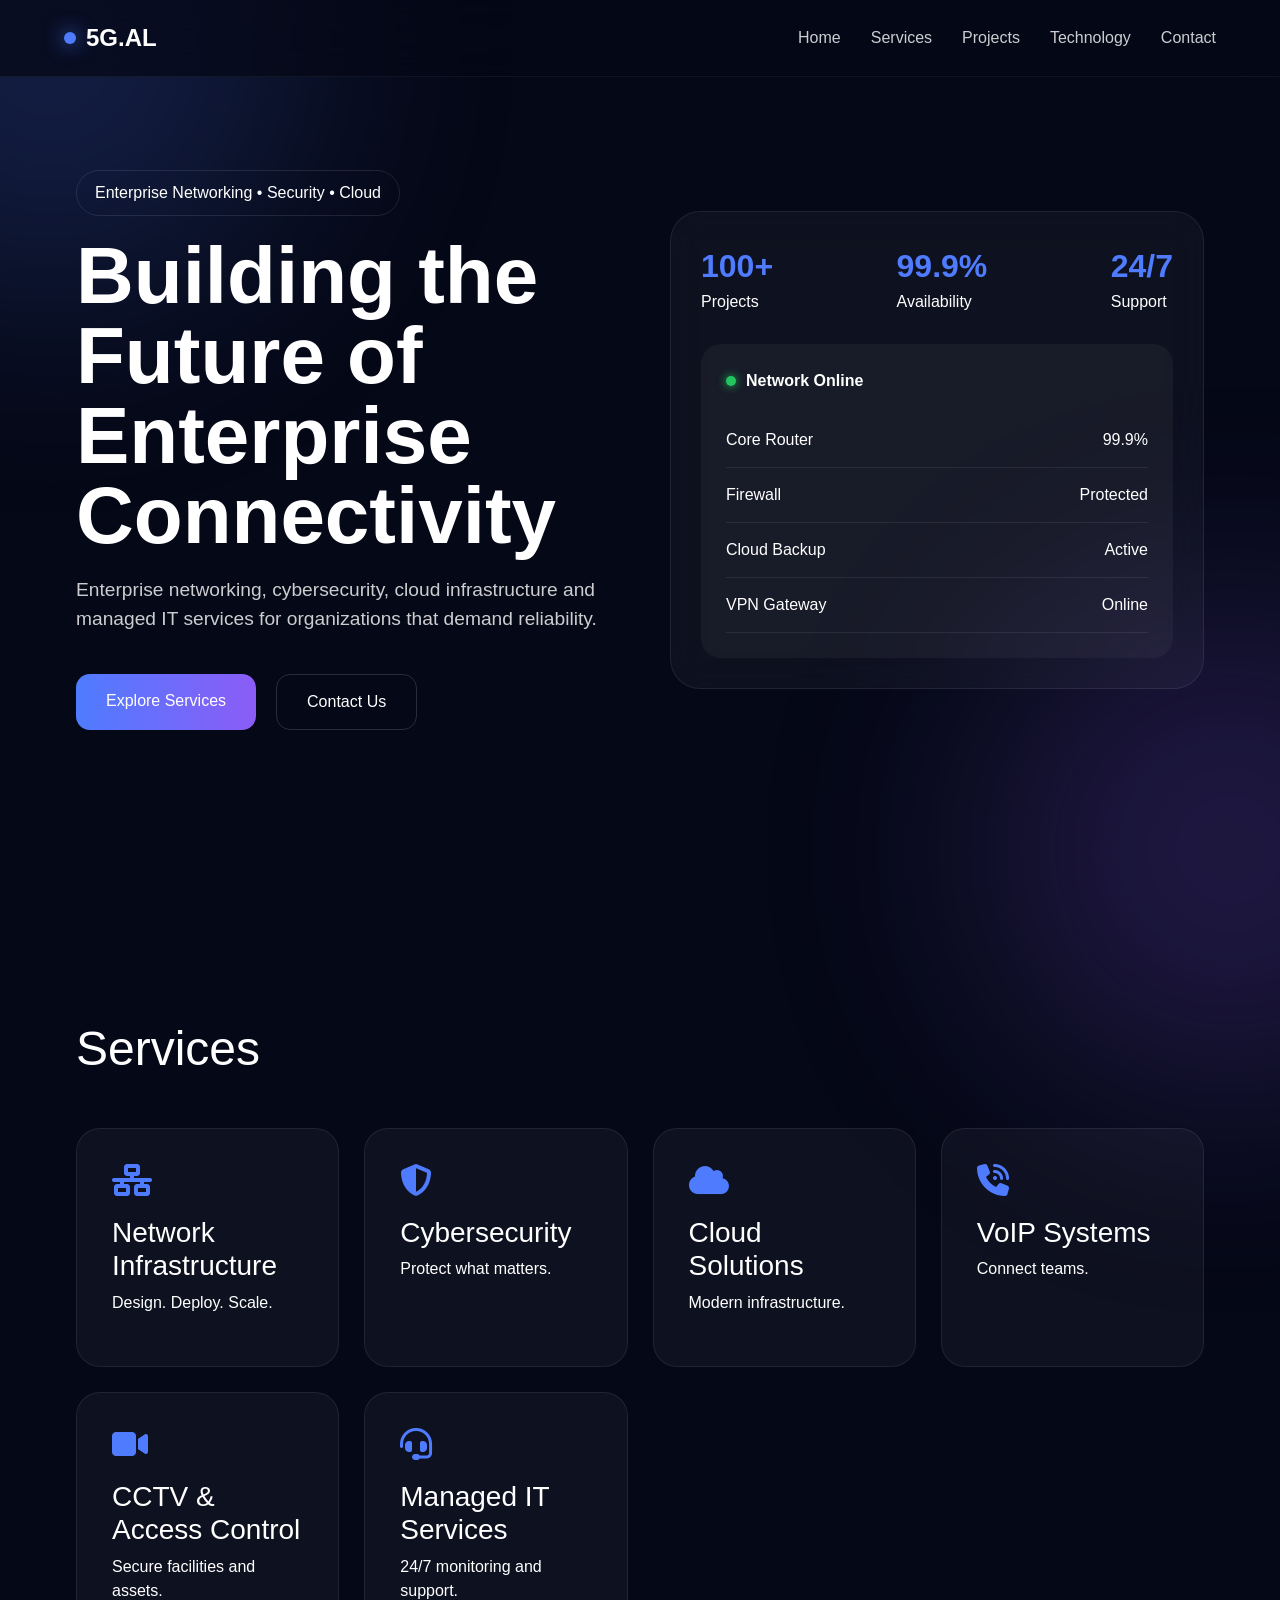
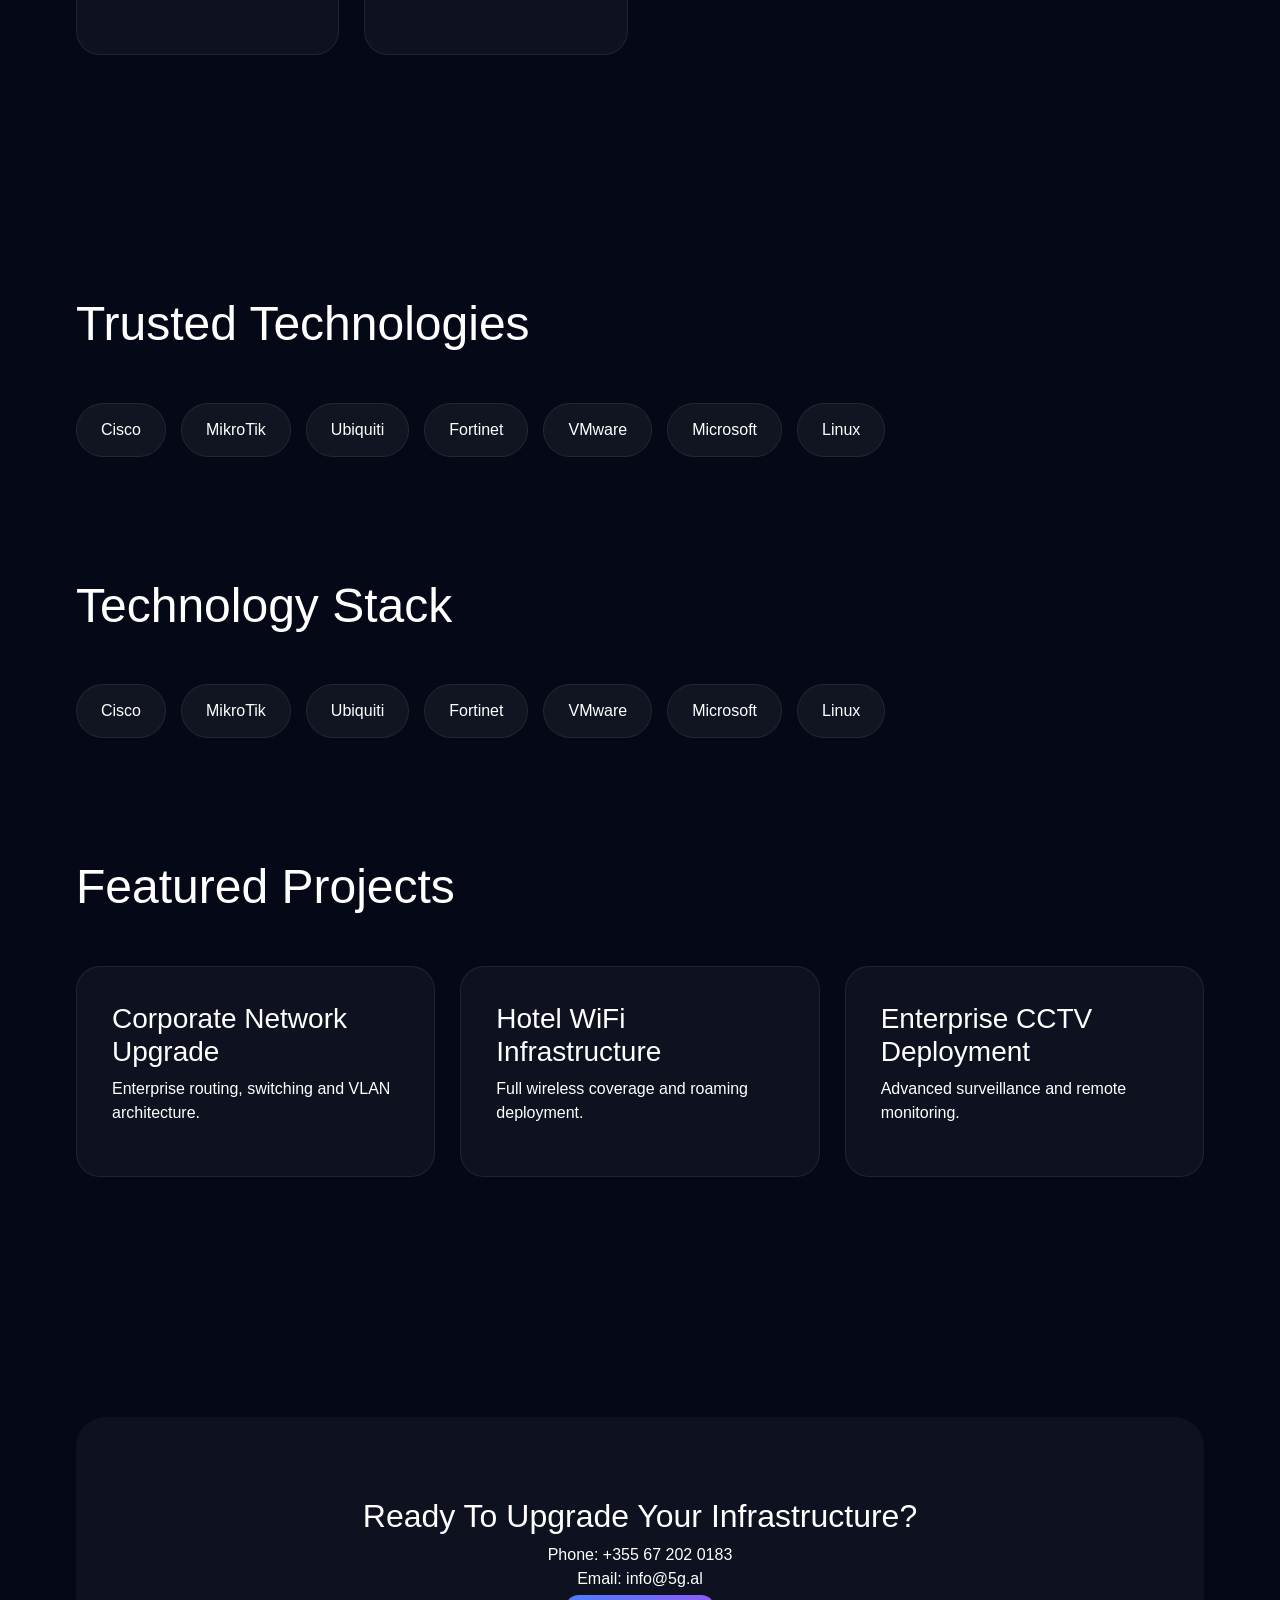
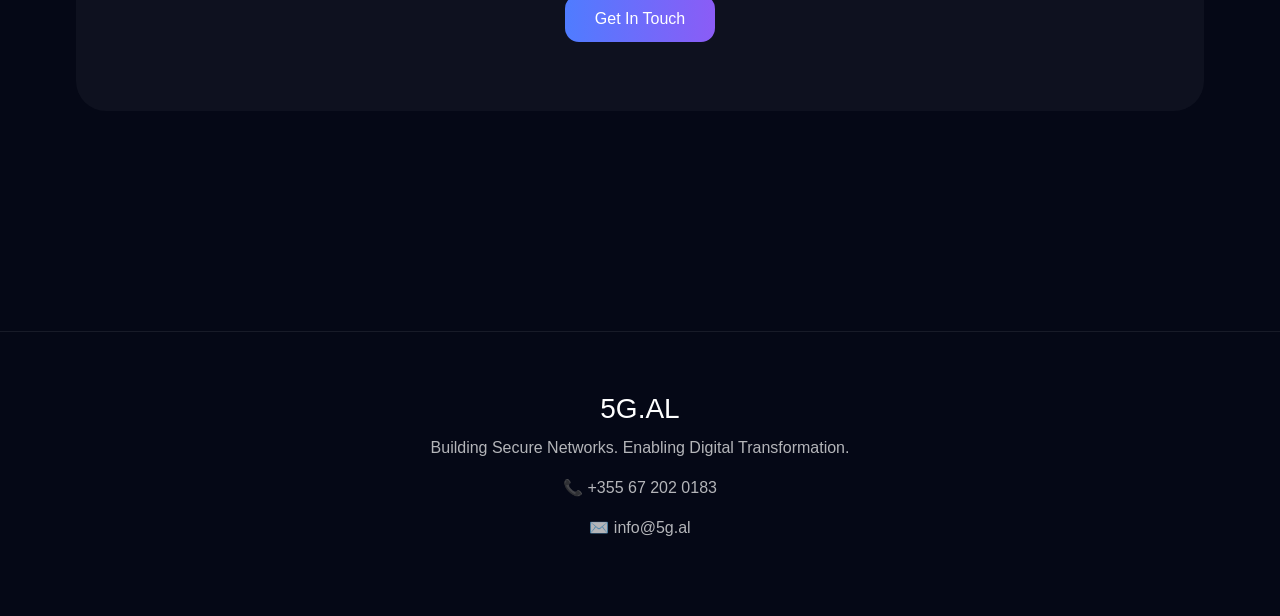
<file: index.html>
<!DOCTYPE html>
<html lang="en">
<head>
<meta charset="UTF-8">
<meta name="viewport" content="width=device-width, initial-scale=1.0">

<title>5G.AL | IT & Network Solutions</title>

<link href="https://cdn.jsdelivr.net/npm/bootstrap@5.3.3/dist/css/bootstrap.min.css" rel="stylesheet">
<link href="https://cdnjs.cloudflare.com/ajax/libs/font-awesome/6.5.2/css/all.min.css" rel="stylesheet">

<link rel="stylesheet" href="style.css">
    <script src="script.js"></script>
</head>

<body>

<nav class="nav">
    <div class="container nav-container">

        <div class="logo">
            <span class="logo-dot"></span>
            5G.AL
        </div>

        <div class="nav-links">
            <a href="index.html">Home</a>
            <a href="#services">Services</a>
            <a href="#projects">Projects</a>
            <a href="#technology">Technology</a>
            <a href="#contact">Contact</a>
        </div>

    </div>
</nav>

<div class="bg-glow glow-1"></div>
<div class="bg-glow glow-2"></div>

<section class="hero">

<div class="container">

<div class="hero-grid">

<div>

<div class="hero-badge">
Enterprise Networking • Security • Cloud
</div>

<h1 class="hero-title">
Building the Future of
Enterprise Connectivity
</h1>

<p class="hero-subtitle">
Enterprise networking, cybersecurity,
cloud infrastructure and managed IT services
for organizations that demand reliability.
</p>

<div class="hero-buttons">
<a href="#services" class="btn-primary-custom">
Explore Services
</a>

<a href="#contact" class="btn-secondary-custom">
Contact Us
</a>
</div>

</div>

<div>

<div class="dashboard">

<div class="dashboard-top">

<div class="metric">
<span>100+</span>
Projects
</div>

<div class="metric">
<span>99.9%</span>
Availability
</div>

<div class="metric">
<span>24/7</span>
Support
</div>

</div>

<div class="network-monitor">

    <div class="server-status">
        <span class="status-dot"></span>
        Network Online
    </div>

    <div class="server-row">
        Core Router
        <span>99.9%</span>
    </div>

    <div class="server-row">
        Firewall
        <span>Protected</span>
    </div>

    <div class="server-row">
        Cloud Backup
        <span>Active</span>
    </div>

    <div class="server-row">
        VPN Gateway
        <span>Online</span>
    </div>

</div>

</div>

</div>

</div>

</div>

</section>

<section id="services" class="section">

<div class="container">

<h2 class="section-title">
Services
</h2>

<div class="card-grid">

<div class="glass-card">
<i class="fas fa-network-wired"></i>
<h3>Network Infrastructure</h3>
<p>Design. Deploy. Scale.</p>
</div>

<div class="glass-card">
<i class="fas fa-shield-halved"></i>
<h3>Cybersecurity</h3>
<p>Protect what matters.</p>
</div>

<div class="glass-card">
<i class="fas fa-cloud"></i>
<h3>Cloud Solutions</h3>
<p>Modern infrastructure.</p>
</div>

<div class="glass-card">
<i class="fas fa-phone-volume"></i>
<h3>VoIP Systems</h3>
<p>Connect teams.</p>
</div>

<div class="glass-card">
<i class="fas fa-video"></i>
<h3>CCTV & Access Control</h3>
<p>Secure facilities and assets.</p>
</div>

<div class="glass-card">
<i class="fas fa-headset"></i>
<h3>Managed IT Services</h3>
<p>24/7 monitoring and support.</p>
</div>
    
</div>

</div>

</section>

<section id="technology" class="section">

<div class="container">

<h2 class="section-title">
Trusted Technologies
</h2>

<div class="tech-stack">

<span>Cisco</span>
<span>MikroTik</span>
<span>Ubiquiti</span>
<span>Fortinet</span>
<span>VMware</span>
<span>Microsoft</span>
<span>Linux</span>

</div>

</div>

</section>

<div class="container">

<h2 class="section-title">
Technology Stack
</h2>

<div class="tech-stack">

<span>Cisco</span>
<span>MikroTik</span>
<span>Ubiquiti</span>
<span>Fortinet</span>
<span>VMware</span>
<span>Microsoft</span>
<span>Linux</span>

</div>

</div>

</section>

<section id="projects" class="section">

<div class="container">

<h2 class="section-title">
Featured Projects
</h2>

<div class="card-grid">

<div class="glass-card">
<h3>Corporate Network Upgrade</h3>
<p>Enterprise routing, switching and VLAN architecture.</p>
</div>

<div class="glass-card">
<h3>Hotel WiFi Infrastructure</h3>
<p>Full wireless coverage and roaming deployment.</p>
</div>

<div class="glass-card">
<h3>Enterprise CCTV Deployment</h3>
<p>Advanced surveillance and remote monitoring.</p>
</div>

</div>

</div>

</section>

<section id="contact" class="section">

<div class="container">

<div class="contact-box">

<h2>Ready To Upgrade Your Infrastructure?</h2>

<p>
Phone: +355 67 202 0183
<br>
Email: info@5g.al
</p>

<a href="mailto:5g@info.al" class="btn-primary-custom">
Get In Touch
</a>

</div>

</div>

</section>
    <footer>

<div class="container">

<h3>5G.AL</h3>

<p>
Building Secure Networks.
Enabling Digital Transformation.
</p>

<p>
📞 +355 67 202 0183
</p>

<p>
✉️ info@5g.al
</p>

</div>

</footer>
</body>
</html>
</file>
<file: style.css>
:root{
--bg:#050816;
--card:#0f172a;
--border:#1e293b;
--primary:#4f7cff;
--secondary:#8b5cf6;
--text:#ffffff;
}

*{
margin:0;
padding:0;
box-sizing:border-box;
}

body{
font-family:Inter,sans-serif;
background:var(--bg);
color:white;
overflow-x:hidden;
}

.container{
width:90%;
max-width:1300px;
margin:auto;
}

.nav{
position:fixed;
top:0;
width:100%;
z-index:1000;
backdrop-filter:blur(20px);
background:rgba(5,8,22,.7);
border-bottom:1px solid rgba(255,255,255,.05);
}

.nav-container{
display:flex;
justify-content:space-between;
align-items:center;
padding:20px 0;
}

.logo{
font-size:1.5rem;
font-weight:700;
display:flex;
align-items:center;
gap:10px;
}

.logo-dot{
width:12px;
height:12px;
background:#4f7cff;
border-radius:50%;
box-shadow:0 0 20px #4f7cff;
}

.nav-links{
display:flex;
gap:30px;
}

.nav-links a{
color:white;
text-decoration:none;
opacity:.8;
}

.hero{
min-height:100vh;
display:flex;
align-items:center;
}

.hero-grid{
display:grid;
grid-template-columns:1fr 1fr;
gap:60px;
align-items:center;
}

.hero-title{
font-size:5rem;
font-weight:800;
line-height:1;
margin:20px 0;
}

.hero-subtitle{
font-size:1.2rem;
opacity:.8;
max-width:600px;
}

.hero-badge{
display:inline-block;
padding:10px 18px;
border:1px solid rgba(255,255,255,.1);
border-radius:999px;
}

.hero-buttons{
margin-top:40px;
display:flex;
gap:20px;
}

.btn-primary-custom{
padding:15px 30px;
background:linear-gradient(90deg,#4f7cff,#8b5cf6);
color:white;
text-decoration:none;
border-radius:14px;
}

.btn-secondary-custom{
padding:15px 30px;
border:1px solid rgba(255,255,255,.15);
color:white;
text-decoration:none;
border-radius:14px;
}

.dashboard{
background:rgba(255,255,255,.04);
border:1px solid rgba(255,255,255,.08);
border-radius:30px;
padding:30px;
backdrop-filter:blur(20px);
}

.dashboard-top{
display:flex;
justify-content:space-between;
}

.metric span{
display:block;
font-size:2rem;
font-weight:700;
color:#4f7cff;
}

.chart{
height:250px;
margin-top:30px;
border-radius:20px;
background:
linear-gradient(
180deg,
rgba(79,124,255,.5),
transparent
);
}

.section{
padding:120px 0;
}

.section-title{
font-size:3rem;
margin-bottom:50px;
}

.card-grid{
display:grid;
grid-template-columns:repeat(auto-fit,minmax(250px,1fr));
gap:25px;
}

.glass-card{
background:rgba(255,255,255,.04);
border:1px solid rgba(255,255,255,.08);
padding:35px;
border-radius:24px;
transition:.3s;
}

.glass-card:hover{
transform:translateY(-10px);
border:1px solid #4f7cff;
box-shadow:0 0 30px rgba(79,124,255,.3);
}

.glass-card i{
font-size:2rem;
color:#4f7cff;
margin-bottom:20px;
}

.tech-stack{
display:flex;
flex-wrap:wrap;
gap:15px;
}

.tech-stack span{
padding:14px 24px;
background:rgba(255,255,255,.05);
border-radius:999px;
border:1px solid rgba(255,255,255,.08);
transition:.3s;
cursor:pointer;
}

.tech-stack span:hover{
background:#4f7cff;
transform:translateY(-3px);
transition:.3s;
}

.contact-box{
text-align:center;
padding:80px;
background:rgba(255,255,255,.04);
border-radius:30px;
}

.bg-glow{
position:fixed;
border-radius:50%;
filter:blur(120px);
z-index:-1;
}

.glow-1{
width:500px;
height:500px;
background:#4f7cff;
top:-200px;
left:-200px;
opacity:.2;
}

.glow-2{
width:500px;
height:500px;
background:#8b5cf6;
bottom:-200px;
right:-200px;
opacity:.2;
}

@media(max-width:900px){

.hero-grid{
grid-template-columns:1fr;
}

.hero-title{
font-size:3rem;
}

.nav-links{
display:none;
}

}
.network-monitor{
margin-top:30px;
padding:25px;
background:rgba(255,255,255,.04);
border-radius:20px;
}

.server-status{
display:flex;
align-items:center;
gap:10px;
margin-bottom:20px;
font-weight:600;
}

.status-dot{
width:10px;
height:10px;
background:#22c55e;
border-radius:50%;
box-shadow:0 0 10px #22c55e;
}

.server-row{
display:flex;
justify-content:space-between;
padding:15px 0;
border-bottom:1px solid rgba(255,255,255,.08);
}
footer{
padding:60px 0;
text-align:center;
border-top:1px solid rgba(255,255,255,.08);
margin-top:100px;
}

footer p{
opacity:.7;
margin-top:10px;
}
.glass-card{
animation:fadeUp .8s ease forwards;
}

@keyframes fadeUp{
from{
opacity:0;
transform:translateY(20px);
}

to{
opacity:1;
transform:translateY(0);
}
}
</file>
